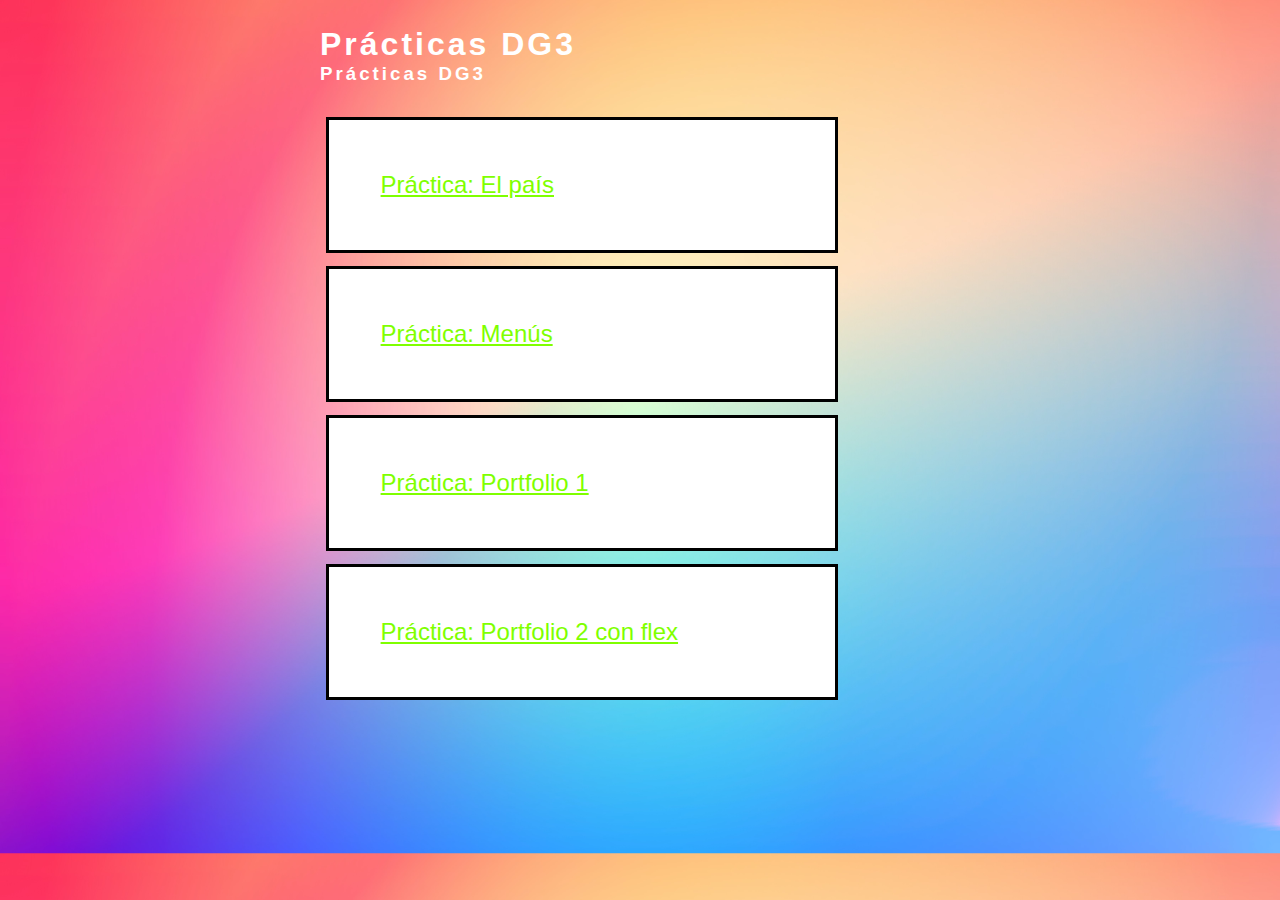
<file: index.html>
<!DOCTYPE html>
<html lang="en">
<head>
    <meta charset="UTF-8">
    <meta name="viewport" content="width=device-width, initial-scale=1.0">
    <link rel="stylesheet" href="estilos.css">
    <title>Índice</title>
</head>
<body>
    <header>
        <h1>Prácticas DG3</h1>
        <h3>Prácticas DG3</h3>
    </header>
    <section>
        <ul id="trabajos">
        <li><a href="Elpais/index_sin clases.html" target="_blank">Práctica: El país</a></li>
        <li><a href="Menus/index.html" target="_blank">Práctica: Menús</a></li>
        <li><a href="Portfolio1/index.html" target="_blank">Práctica: Portfolio 1</a></li>
        <li><a href="Portfolio2-flex/index.html" target="_blank">Práctica: Portfolio 2 con flex</a></li>
        </ul>
    </section>
</body>
</html>
</file>
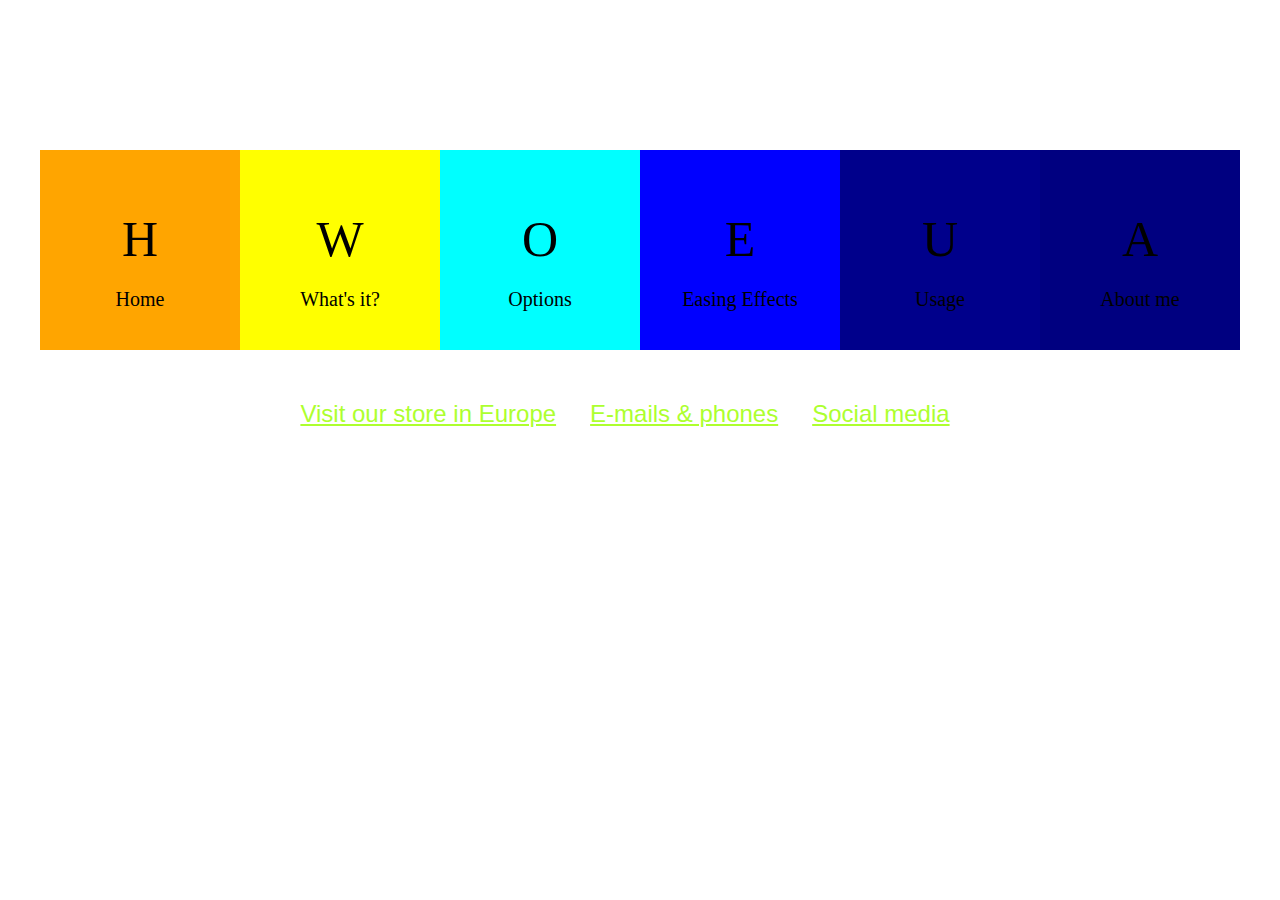
<file: Menus/index.html>
<!DOCTYPE html>
<html lang="en">
<head>
    <meta charset="UTF-8">
    <meta name="viewport" content="width=device-width, initial-scale=1.0">
    <title>Menus</title>
    <link rel="stylesheet" href="estilos.css">
</head>
<body>
    <div class="contenedor">
        <div class="c naranja">
            <div class="icono"><p>H</p></div>
            <div class="texto"><p>Home</p></div>
        </div>
        <div class="c amarillo">
            <div class="icono"><p>W</p></div>
            <div class="texto"><p>What's it?</p></div>
        </div>
        <div class="c azul1">
            <div class="icono"><p>O</p></div>
            <div class="texto"><p>Options</p></div>
        </div>
        <div class="c azul2">
            <div class="icono"><p>E</p></div>
            <div class="texto"><p>Easing Effects</p></div>
        </div>
        <div class="c azul3">
            <div class="icono"><p>U</p></div>
            <div class="texto"><p>Usage</p></div>
        </div>
        <div class="c azul4">
            <div class="icono"><p>A</p></div>
            <div class="texto"><p>About me</p></div>
        </div>
    </div>
    <div class="contenedor2">
    <a href="#">Visit our store in Europe</a>
    <a href="#">E-mails & phones</a>
    <a href="#">Social media</a>
</div>
</body>
</html>
</file>
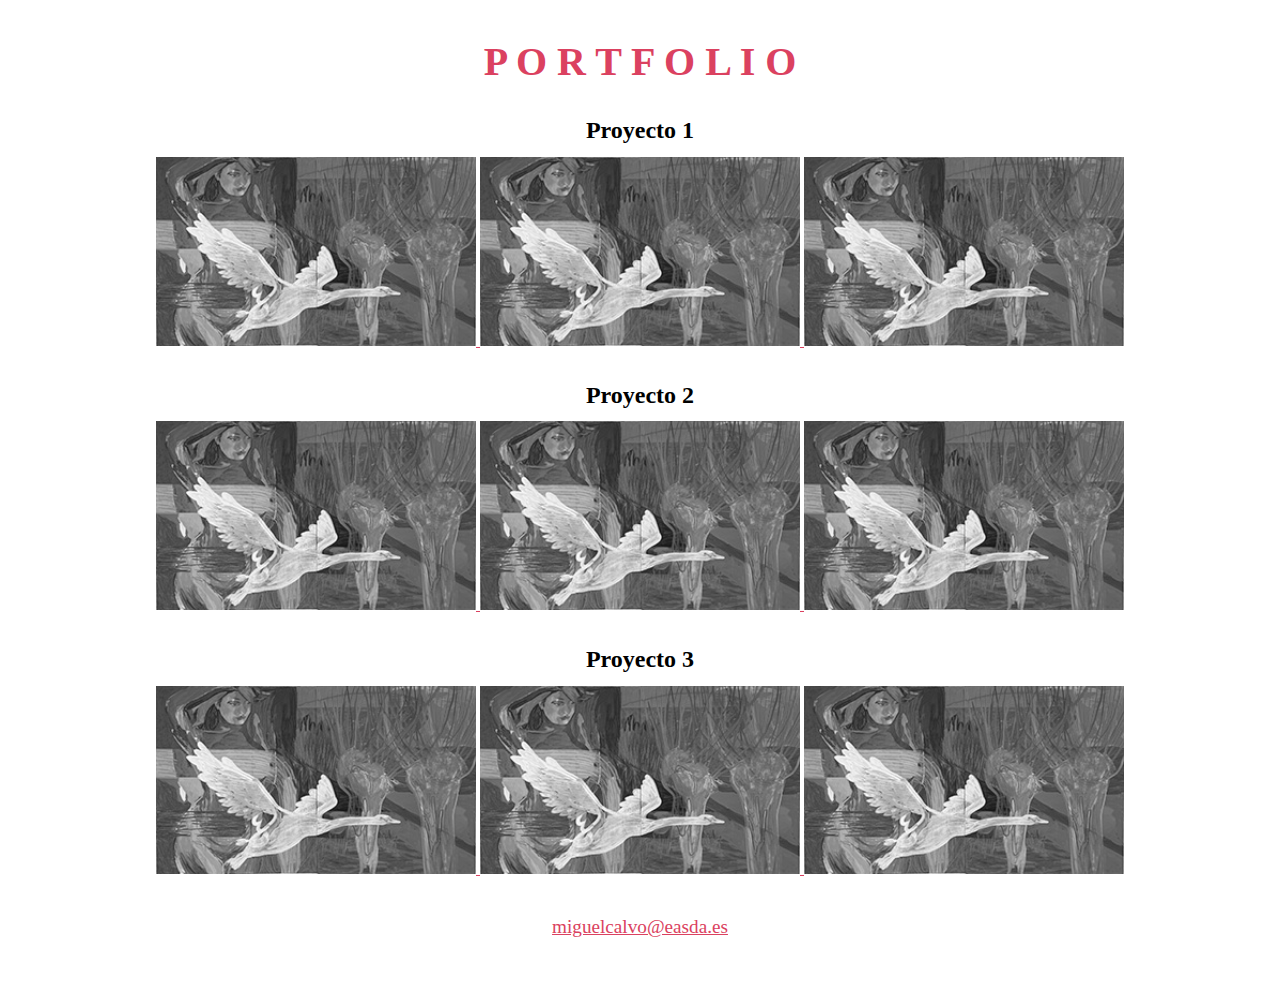
<file: Portfolio1/index.html>
<!DOCTYPE html>
<html>

<head>
    <meta charset="utf-8">
    <title>Galería</title>
    <link rel="stylesheet" href="main.css">
</head>

<body>
    <header>
        <h1>P O R T F O L I O</h1>
    </header>
    <section>
        <h2>Proyecto 1</h2>
        <a href="imagenes/imagen.jpeg" target="_blank">
            <img alt="Imagen 1" src="imagenes/imagen-peq.jpg">
        </a>
        <a href="imagenes/imagen.jpeg" target="_blank">
            <img alt="Imagen 1" src="imagenes/imagen-peq.jpg">
        </a>
        <a href="imagenes/imagen.jpeg" target="_blank">
            <img alt="Imagen 1" src="imagenes/imagen-peq.jpg">
        </a>
    </section>
<section>
    <h2>Proyecto 2</h2>
    <a href="imagenes/imagen.jpeg" target="_blank">
        <img alt="Imagen 1" src="imagenes/imagen-peq.jpg">
    </a>
    <a href="imagenes/imagen.jpeg" target="_blank">
        <img alt="Imagen 1" src="imagenes/imagen-peq.jpg">
    </a>
    <a href="imagenes/imagen.jpeg" target="_blank">
        <img alt="Imagen 1" src="imagenes/imagen-peq.jpg">
    </a>
</section>
<section>
    <h2>Proyecto 3</h2>
    <a href="imagenes/imagen.jpeg" target="_blank">
        <img alt="Imagen 1" src="imagenes/imagen-peq.jpg">
    </a>
    <a href="imagenes/imagen.jpeg" target="_blank">
        <img alt="Imagen 1" src="imagenes/imagen-peq.jpg">
    </a>
    <a href="imagenes/imagen.jpeg" target="_blank">
        <img alt="Imagen 1" src="imagenes/imagen-peq.jpg">
    </a>
</section>

<footer>
    <a href="#">miguelcalvo@easda.es</a>
</footer>

</body>

</html>
</file>
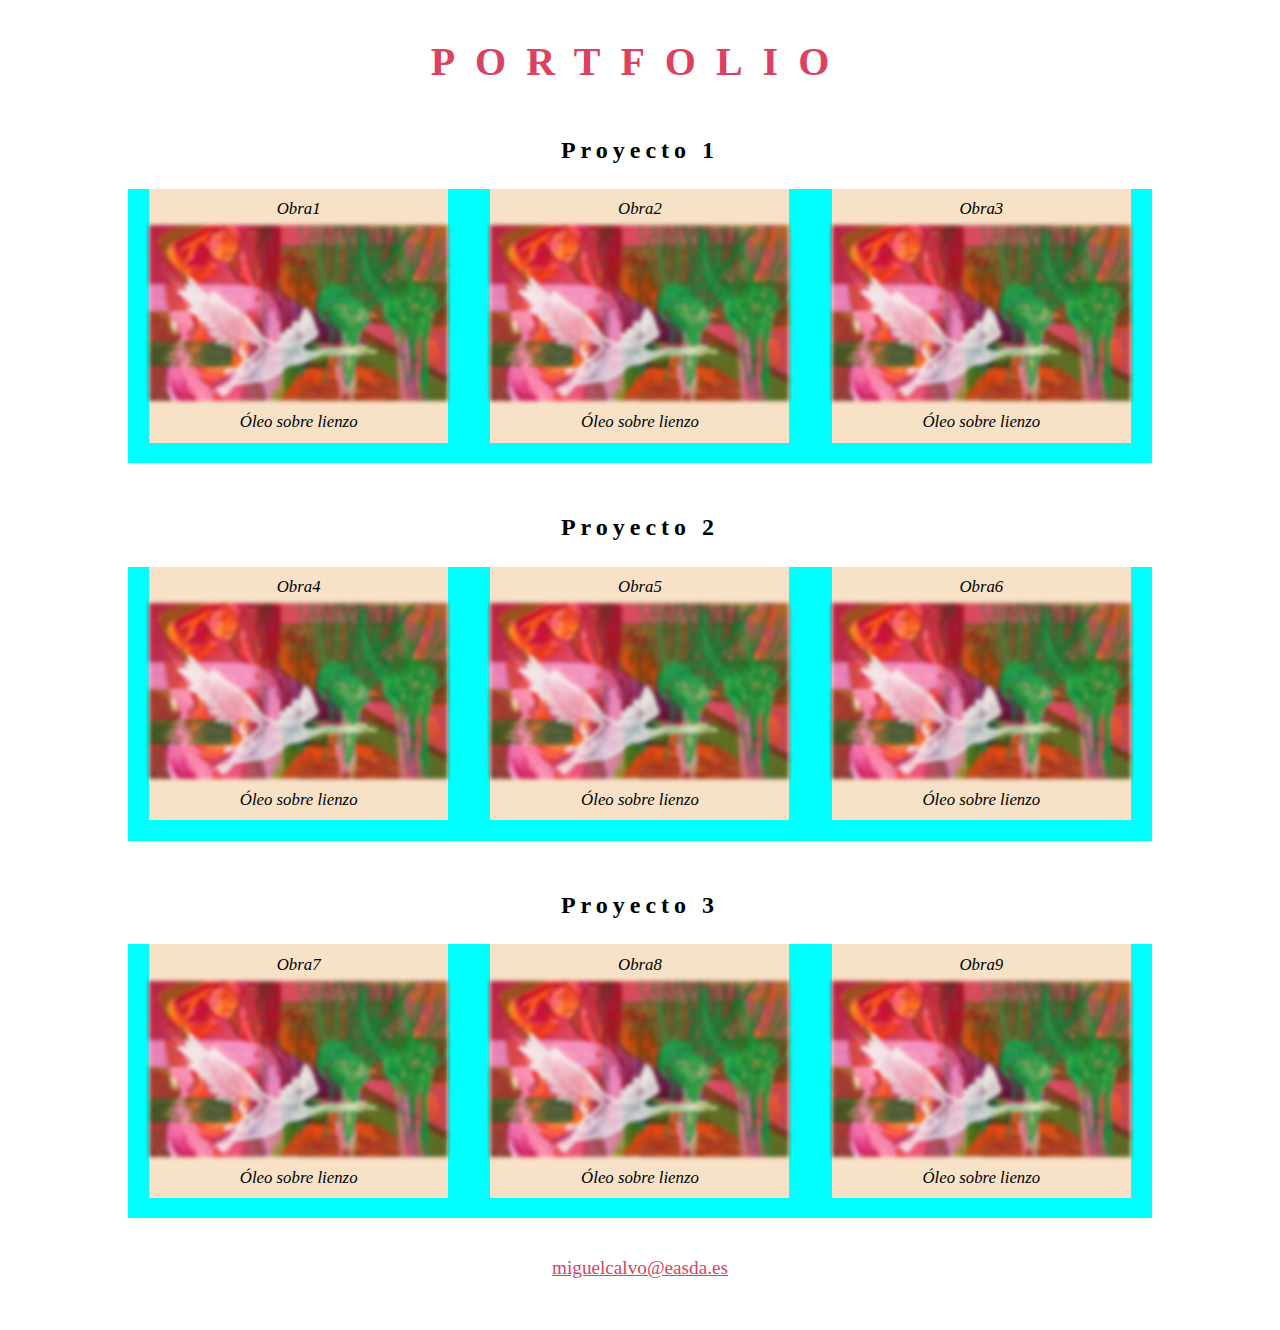
<file: Portfolio2-flex/index.html>
<!DOCTYPE html>
<html>

<head>
    <meta charset="utf-8">
    <title>Galería</title>
    <link rel="stylesheet" href="main.css">
</head>

<body>
    <header>
        <h1>PORTFOLIO</h1>
    </header>
    <h2>Proyecto 1</h2>
    <section>
    <div class="caja">
        <p>Obra1</p>
        <a href="imagenes/imagen.jpeg" target="_blank">
            <img alt="Imagen 1" src="imagenes/imagen-peq.jpg">
        </a>
        <p>Óleo sobre lienzo</p>
    </div>
    <div class="caja">
            <p>Obra2</p>
        <a href="imagenes/imagen.jpeg" target="_blank">
            <img alt="Imagen 2" src="imagenes/imagen-peq.jpg">
        </a>
        <p>Óleo sobre lienzo</p>
    </div>
    <div class="caja">
            <p>Obra3</p>
        <a href="imagenes/imagen.jpeg" target="_blank">
            <img alt="Imagen 3" src="imagenes/imagen-peq.jpg">
        </a>
    <p>Óleo sobre lienzo</p>
    </div>
        
    </section>
    <h2>Proyecto 2</h2>
<section>
    <div class="caja">
        <p>Obra4</p>
    <a href="imagenes/imagen.jpeg" target="_blank">
        <img alt="Imagen 4" src="imagenes/imagen-peq.jpg">
    </a>
        <p>Óleo sobre lienzo</p>
    </div>
    <div class="caja">
        <p>Obra5</p>
    <a href="imagenes/imagen.jpeg" target="_blank">
        <img alt="Imagen 5" src="imagenes/imagen-peq.jpg">
    </a>
    <p>Óleo sobre lienzo</p>
</div>
<div class="caja">
    <p>Obra6</p>
    <a href="imagenes/imagen.jpeg" target="_blank">
        <img alt="Imagen 6" src="imagenes/imagen-peq.jpg">
    </a>
</a>
<p>Óleo sobre lienzo</p>
</div>
</section>
<h2>Proyecto 3</h2>
<section>
<div class="caja">
    <p>Obra7</p>
    <a href="imagenes/imagen.jpeg" target="_blank">
        <img alt="Imagen 7" src="imagenes/imagen-peq.jpg">
    </a>
    <p>Óleo sobre lienzo</p>
</div>
<div class="caja">
    <p>Obra8</p>
    <a href="imagenes/imagen.jpeg" target="_blank">
        <img alt="Imagen 8" src="imagenes/imagen-peq.jpg">
    </a>
    <p>Óleo sobre lienzo</p>
</div>
<div class="caja">
    <p>Obra9</p>
    <a href="imagenes/imagen.jpeg" target="_blank">
        <img alt="Imagen 9" src="imagenes/imagen-peq.jpg">
    </a>
    <p>Óleo sobre lienzo</p>
</div>
</section>

<footer>
    <a href="#">miguelcalvo@easda.es</a>
</footer>

</body>

</html>
</file>
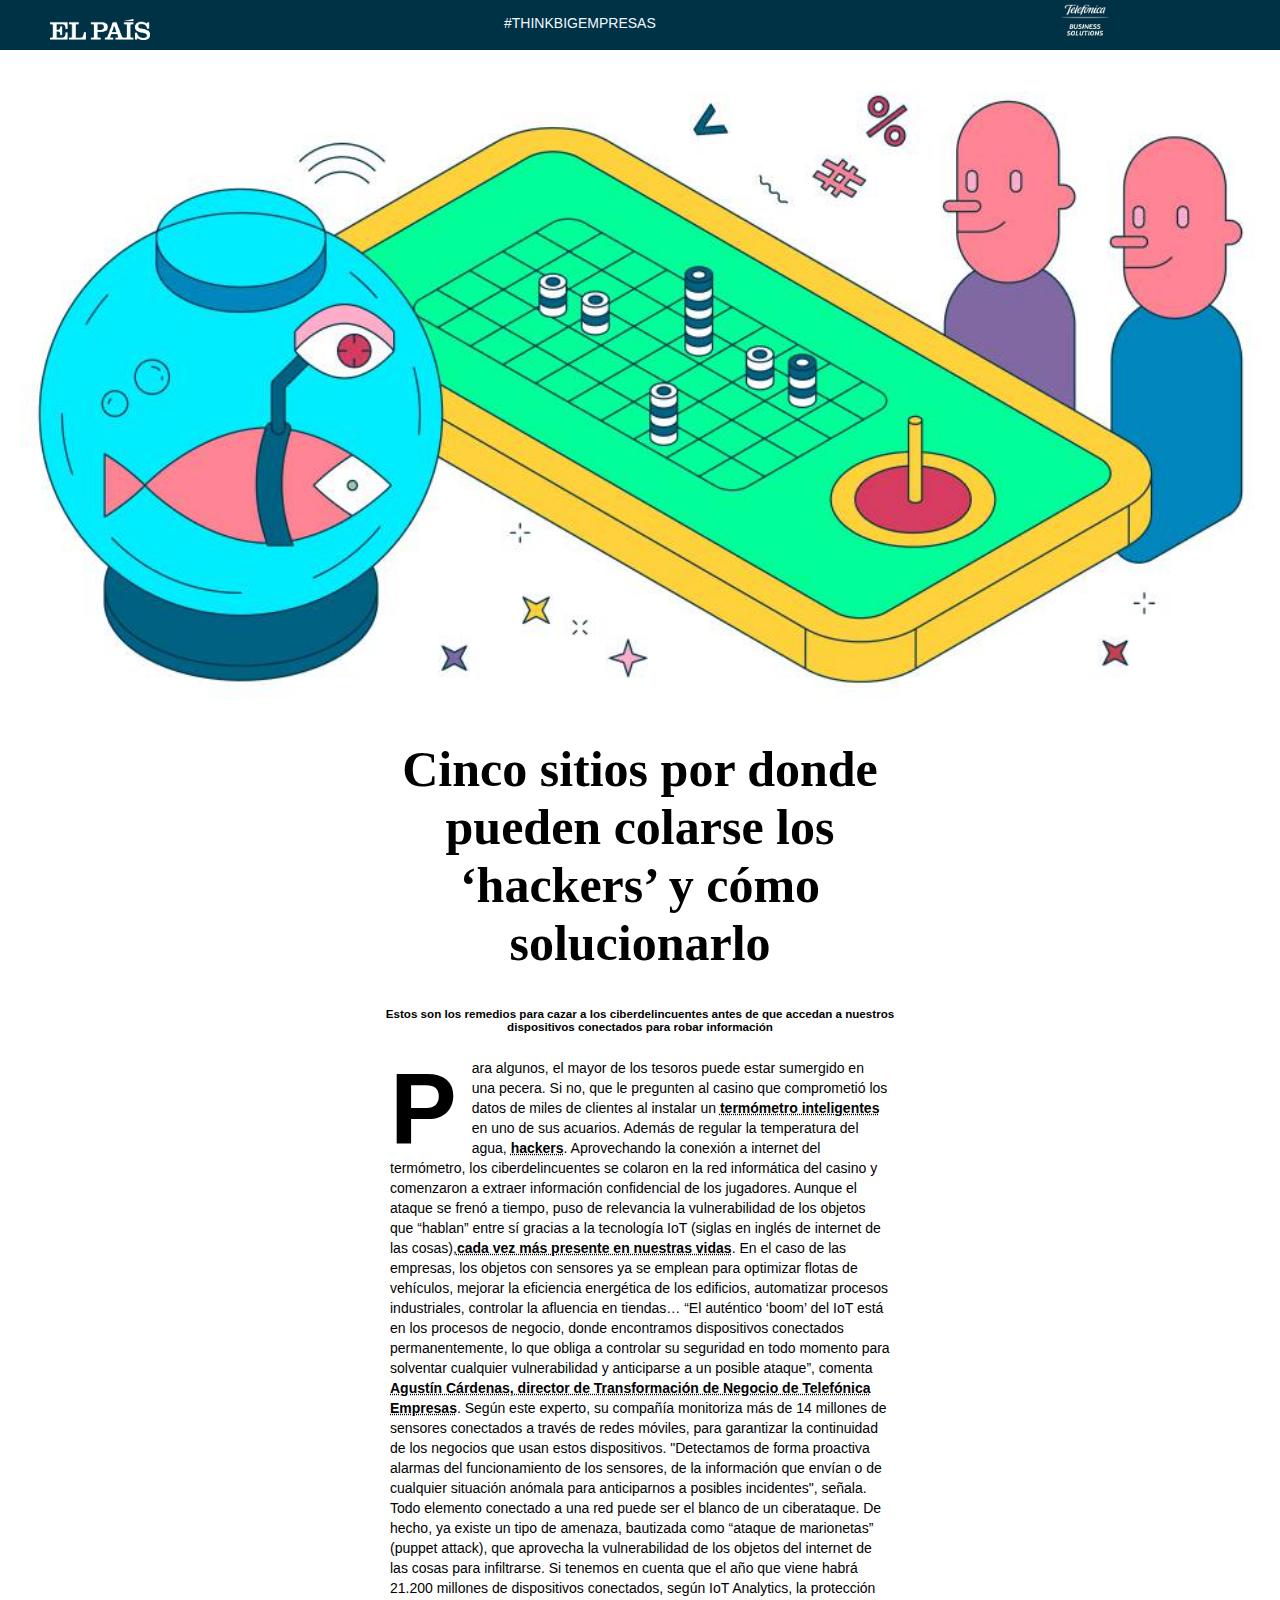
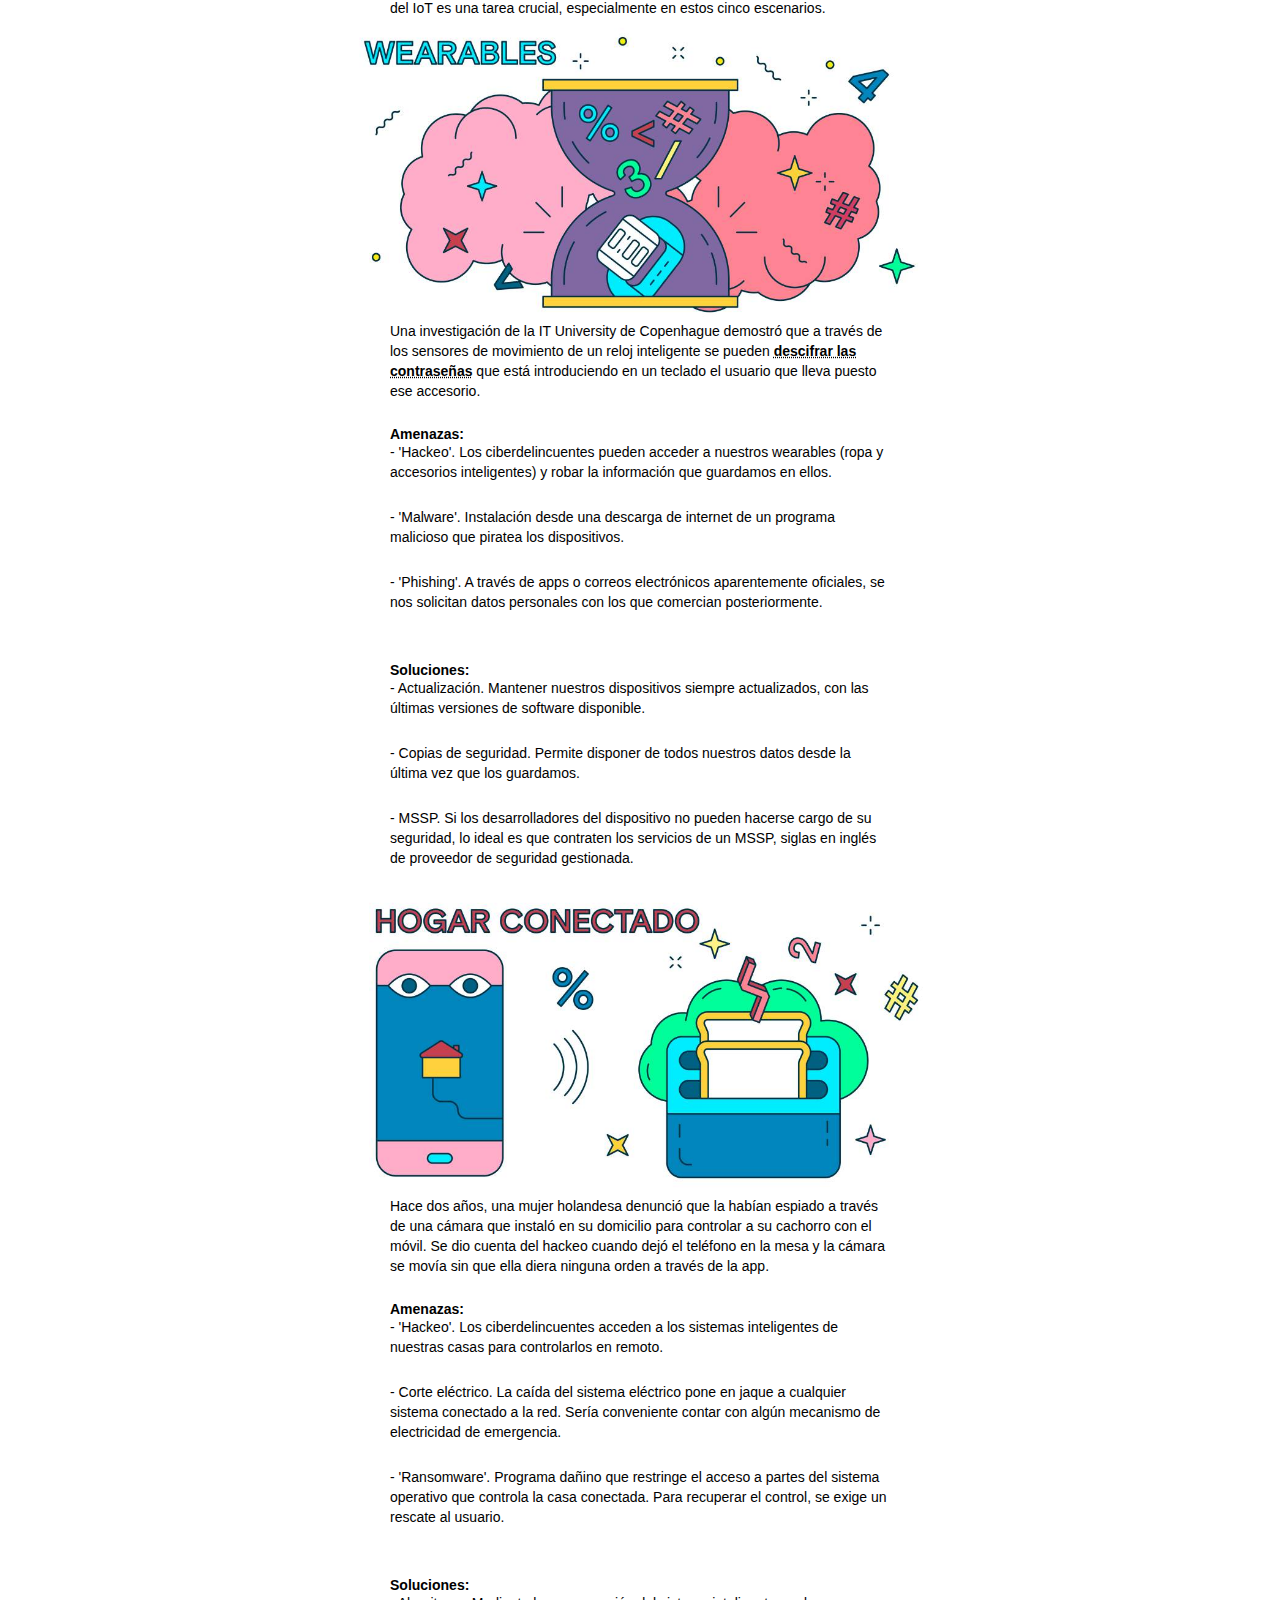
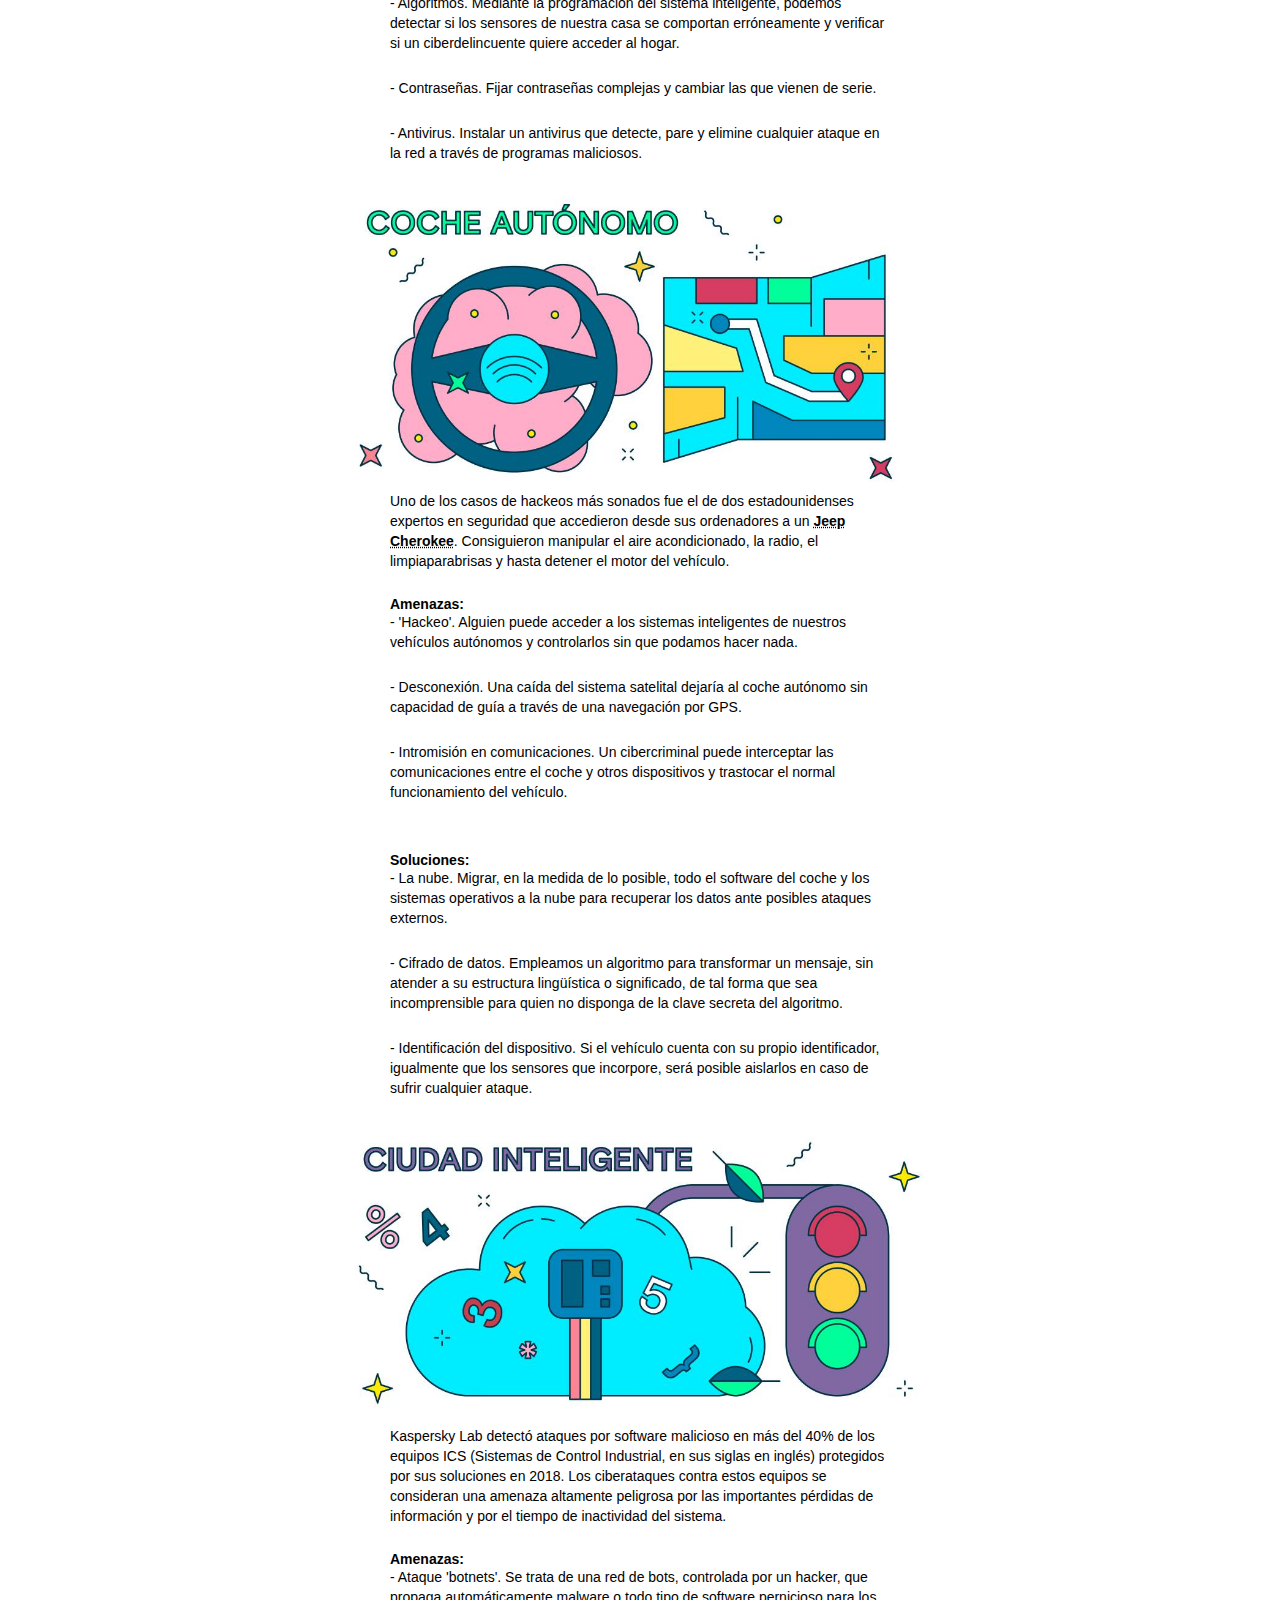
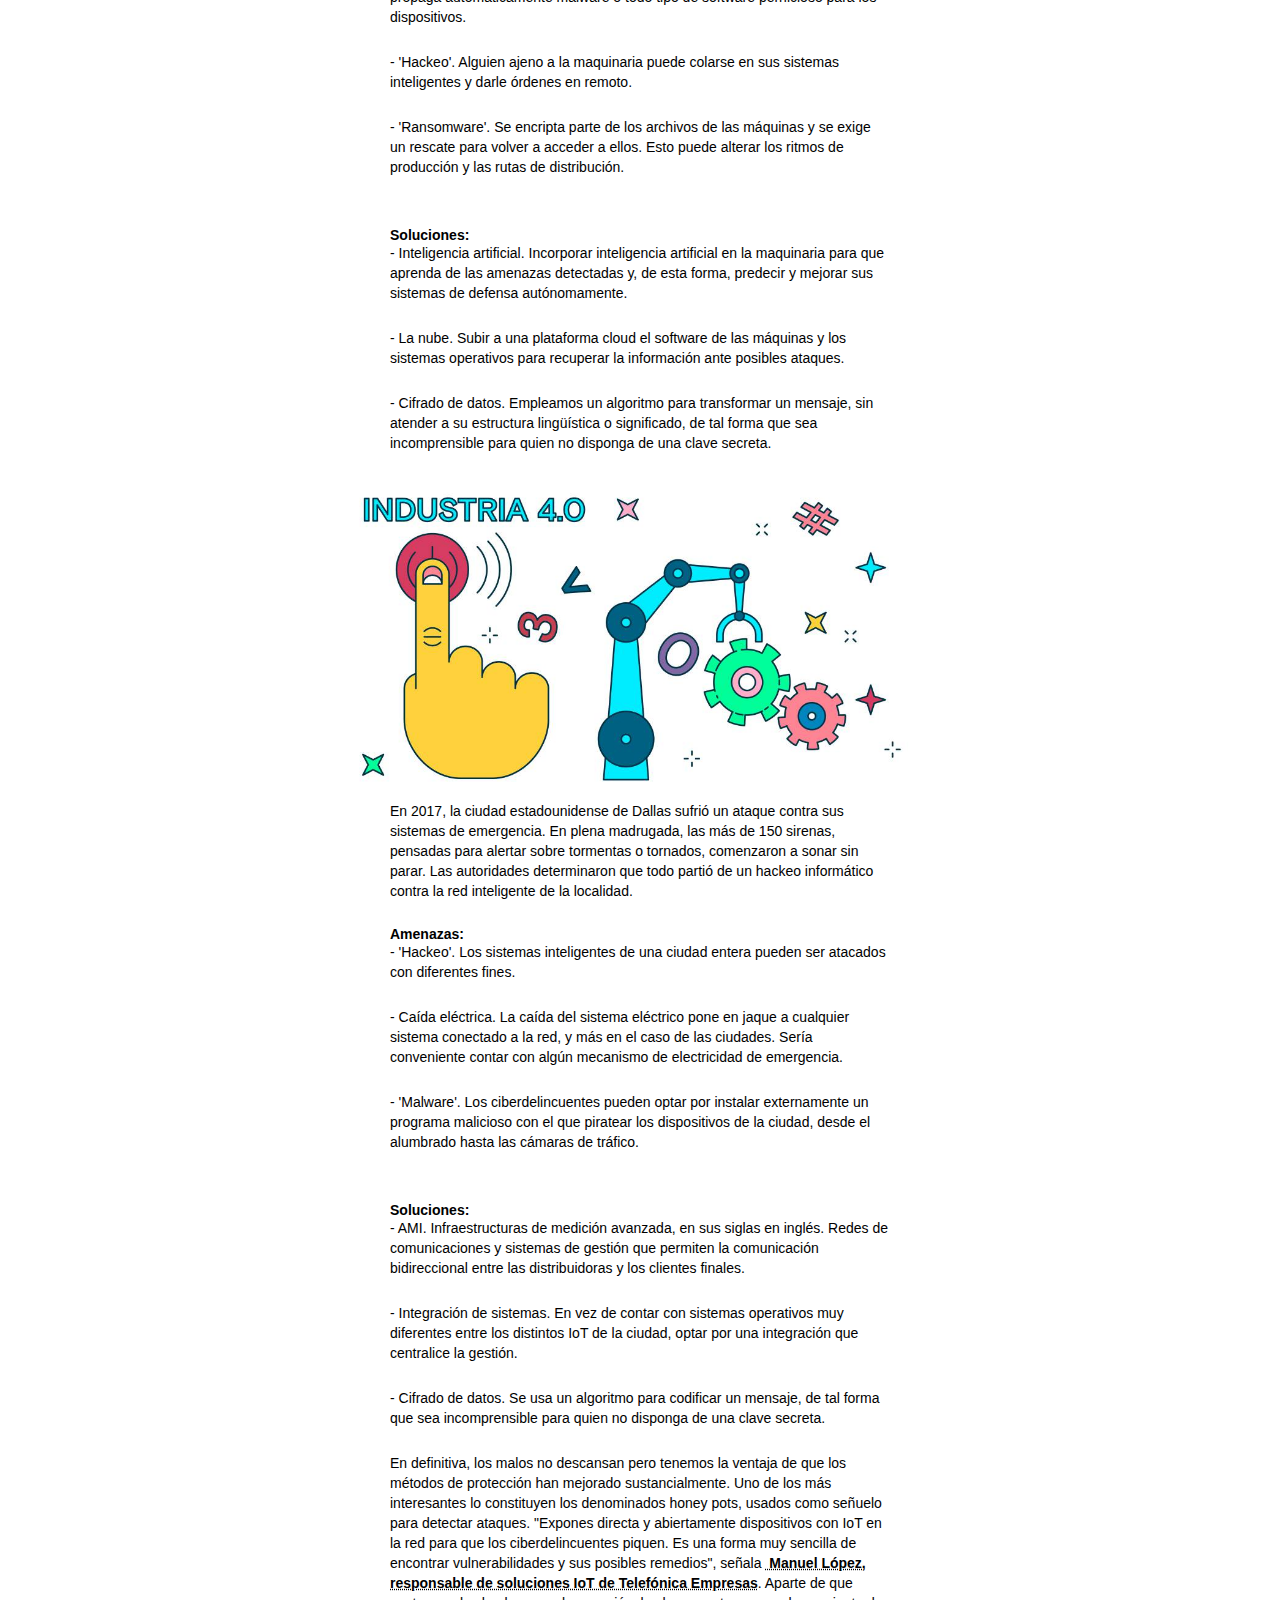
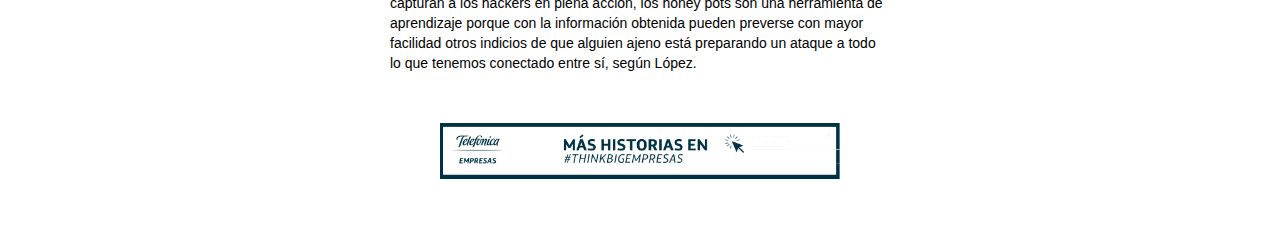
<file: Elpais/index_sin clases.html>
<!DOCTYPE html>
<html>

<head>
    <meta charset="utf-8">
    <title>Web el Pais</title>
    <link rel="stylesheet" href="estilos_completos.css">

</head>

<body>
    <header>
        <ul>
                <li id="izq">
                   <img src="img/logo-pais-big.png" width="100" alt="Logo El Pais">
                </li>
                <li id="centro">#THINKBIGEMPRESAS</li>
                <li id="derech">
                  <img src="img/telefonica.jpg" alt="Telefonica">
                </li>

            </ul>
    </header>
    <img src="img/1569332790_257144_1569592970_noticia_normal.jpg" alt="Imagen Pecera y jugadores de casino">
    <article>

        <h1>Cinco sitios por donde pueden colarse los ‘hackers’ y cómo solucionarlo</h1>

        <h5>Estos son los remedios para cazar a los ciberdelincuentes antes de que accedan a nuestros dispositivos
            conectados para robar información</h5>

        <!--<img id="letraP" src="img/LetraP.png" alt="P" height="200px">-->

        <p class="PrimeraLetra">Para algunos, el mayor de los tesoros puede estar sumergido en una pecera. Si no, que le
            pregunten al casino que comprometió los datos de miles de clientes al instalar un <span
                class="Importante">termómetro inteligentes</span> en uno de sus acuarios. Además de regular la
            temperatura del agua, <span class="Importante">hackers</span>. Aprovechando la conexión a internet del
            termómetro, los
            ciberdelincuentes se colaron en la red informática del casino y comenzaron a extraer información
            confidencial de los jugadores. Aunque el ataque se frenó a tiempo, puso de relevancia la vulnerabilidad
            de los objetos que “hablan” entre sí gracias a la tecnología IoT (siglas en inglés de internet de las
            cosas),<span class="Importante">cada vez más presente en nuestras vidas</span>. En el caso de las
            empresas, los objetos con sensores ya se emplean para optimizar flotas de vehículos, mejorar la
            eficiencia energética de los edificios, automatizar procesos industriales, controlar la afluencia en
            tiendas… “El auténtico ‘boom’ del IoT está en los procesos de negocio, donde encontramos dispositivos
            conectados permanentemente, lo que obliga a controlar su seguridad en todo momento para solventar
            cualquier vulnerabilidad y anticiparse a un posible ataque”, comenta <span class="Importante">Agustín
                Cárdenas, director de Transformación de Negocio de Telefónica Empresas</span>. Según este experto,
            su compañía monitoriza más de 14 millones de sensores conectados a través de redes móviles, para
            garantizar la continuidad de los negocios que usan estos dispositivos. "Detectamos de forma proactiva
            alarmas del funcionamiento de los sensores, de la información que envían o de cualquier situación
            anómala para anticiparnos a posibles incidentes", señala.
        </p>
        <p>Todo elemento conectado a una red puede ser el blanco de un ciberataque. De hecho, ya existe un tipo de
            amenaza, bautizada como “ataque de marionetas” (puppet attack), que aprovecha la vulnerabilidad de los
            objetos del internet de las cosas para infiltrarse. Si tenemos en cuenta que el año que viene habrá
            21.200 millones de dispositivos conectados, según IoT Analytics, la protección del IoT es una tarea
            crucial, especialmente en estos cinco escenarios.
        </p>

        <img src="img/1569332790_257144_1569593177_sumario_normal.jpg" alt="wearables" width="100%">
        <p >Una investigación de la IT University de Copenhague demostró que a través de los sensores de movimiento
            de un reloj inteligente se pueden <span class="Importante">descifrar las contraseñas</span> que está
            introduciendo en un teclado el usuario que lleva puesto ese accesorio.</p>

        <h4>Amenazas:</h4>
        <ul>
            <li> - 'Hackeo'. Los ciberdelincuentes pueden acceder a nuestros wearables (ropa y accesorios inteligentes)
                y
                robar la información que guardamos en ellos.</li>
            <li> - 'Malware'. Instalación desde una descarga de internet de un programa malicioso que piratea los
                dispositivos.</li>
            <li> - 'Phishing'. A través de apps o correos electrónicos aparentemente oficiales, se nos solicitan datos
                personales con los que comercian posteriormente.</li>
        </ul>
        <h4>Soluciones:</h4>
        <ul>
            <li> - Actualización. Mantener nuestros dispositivos siempre actualizados, con las últimas versiones de
                software disponible.</li>
            <li>- Copias de seguridad. Permite disponer de todos nuestros datos desde la última vez que los guardamos.
            </li>
            <li>- MSSP. Si los desarrolladores del dispositivo no pueden hacerse cargo de su seguridad, lo ideal es que
                contraten los servicios de un MSSP, siglas en inglés de proveedor de seguridad gestionada.</li>
        </ul>
        <img src="img/1569332790_257144_1569593282_sumario_normal.jpg" alt="Hogar conectado" width="100%">

        <p>Hace dos años, una mujer holandesa denunció que la habían espiado a través de una cámara que instaló en
            su domicilio para controlar a su cachorro con el móvil. Se dio cuenta del hackeo cuando dejó el teléfono
            en la mesa y <spam class="subrayado">la cámara se movía</spam> sin que ella diera ninguna orden a través
            de la app.</p>
        <h4> Amenazas:</h4>
        <ul>
            <li>- 'Hackeo'. Los ciberdelincuentes acceden a los sistemas inteligentes de nuestras casas para
                controlarlos
                en remoto.</li>
            <li> - Corte eléctrico. La caída del sistema eléctrico pone en jaque a cualquier sistema conectado a la red.
                Sería conveniente contar con algún mecanismo de electricidad de emergencia.</li>
            <li> - 'Ransomware'. Programa dañino que restringe el acceso a partes del sistema operativo que controla la
                casa conectada. Para recuperar el control, se exige un rescate al usuario.</li>
        </ul>
        <h4> Soluciones:</h4>
        <ul>
            <li> - Algoritmos. Mediante la programación del sistema inteligente, podemos detectar si los sensores de
                nuestra casa se comportan erróneamente y verificar si un ciberdelincuente quiere acceder al hogar.</li>
            <li> - Contraseñas. Fijar contraseñas complejas y cambiar las que vienen de serie.</li>
            <li> - Antivirus. Instalar un antivirus que detecte, pare y elimine cualquier ataque en la red a través de
                programas maliciosos.</li>
        </ul>


        <img src="img/1569332790_257144_1569593370_sumario_normal.jpg" alt="">

        <p>Uno de los casos de hackeos más sonados fue el de dos estadounidenses expertos en seguridad que
            accedieron desde sus ordenadores a un <span class="Importante">Jeep Cherokee</span>. Consiguieron manipular
            el aire acondicionado, la
            radio, el limpiaparabrisas y hasta detener el motor del vehículo.</p>

        <h4> Amenazas:</h4>
        <ul>
            <li> - 'Hackeo'. Alguien puede acceder a los sistemas inteligentes de nuestros vehículos autónomos y
                controlarlos sin que podamos hacer nada.</li>
            <li> - Desconexión. Una caída del sistema satelital dejaría al coche autónomo sin capacidad de guía a través
                de una navegación por GPS.</li>
            <li> - Intromisión en comunicaciones. Un cibercriminal puede interceptar las comunicaciones entre el coche y
                otros dispositivos y trastocar el normal funcionamiento del vehículo.</li>
        </ul>
        <h4> Soluciones:</h4>
        <ul>
            <li> - La nube. Migrar, en la medida de lo posible, todo el software del coche y los sistemas operativos a
                la
                nube para recuperar los datos ante posibles ataques externos.</li>
            <li> - Cifrado de datos. Empleamos un algoritmo para transformar un mensaje, sin atender a su estructura
                lingüística o significado, de tal forma que sea incomprensible para quien no disponga de la clave
                secreta del algoritmo.</li>
            <li> - Identificación del dispositivo. Si el vehículo cuenta con su propio identificador, igualmente que los
                sensores que incorpore, será posible aislarlos en caso de sufrir cualquier ataque.</li>
        </ul>

        <img src="img/1569332790_257144_1569593436_sumario_normal.jpg" alt="Ciudad inteligente" width="100%">

        <p>Kaspersky Lab detectó ataques por software malicioso en más del 40% de los equipos ICS (Sistemas de
            Control Industrial, en sus siglas en inglés) protegidos por sus soluciones en 2018. Los ciberataques
            contra estos equipos se consideran una amenaza altamente peligrosa por las importantes pérdidas de
            información y por el tiempo de inactividad del sistema.</p>
        <h4> Amenazas:</h4>
        <ul>
            <li> - Ataque 'botnets'. Se trata de una red de bots, controlada por un hacker, que propaga
                automáticamente malware o todo tipo de software pernicioso para los dispositivos.</li>
            <li> - 'Hackeo'. Alguien ajeno a la maquinaria puede colarse en sus sistemas inteligentes y darle órdenes en
                remoto.</li>
            <li> - 'Ransomware'. Se encripta parte de los archivos de las máquinas y se exige un rescate para volver a
                acceder a ellos. Esto puede alterar los ritmos de producción y las rutas de distribución.</li>
        </ul>
        <h4> Soluciones:</h4>
        <ul>
            <li> - Inteligencia artificial. Incorporar inteligencia artificial en la maquinaria para que aprenda de las
                amenazas detectadas y, de esta forma, predecir y mejorar sus sistemas de defensa autónomamente.</li>
            <li> - La nube. Subir a una plataforma cloud el software de las máquinas y los sistemas operativos para
                recuperar la información ante posibles ataques.</li>
            <li> - Cifrado de datos. Empleamos un algoritmo para transformar un mensaje, sin atender a su estructura
                lingüística o significado, de tal forma que sea incomprensible para quien no disponga de una clave
                secreta.
            </li>
        </ul>
        <img src="img/1569332790_257144_1569593488_sumario_normal.jpg" alt="Industria" width="100%">

        <p>En 2017, la ciudad estadounidense de Dallas sufrió un ataque contra sus sistemas de emergencia. En plena
            madrugada, las más de 150 sirenas, pensadas para alertar sobre tormentas o tornados, comenzaron a sonar
            sin parar. Las autoridades determinaron que todo partió de un hackeo informático contra la red
            inteligente de la localidad.</p>
        <h4> Amenazas:</h4>
        <ul>
            <li> - 'Hackeo'. Los sistemas inteligentes de una ciudad entera pueden ser atacados con diferentes fines.
            </li>
            <li> - Caída eléctrica. La caída del sistema eléctrico pone en jaque a cualquier sistema conectado a la red,
                y más en el caso de las ciudades. Sería conveniente contar con algún mecanismo de electricidad de
                emergencia.</li>
            <li> - 'Malware'. Los ciberdelincuentes pueden optar por instalar externamente un programa malicioso con el
                que piratear los dispositivos de la ciudad, desde el alumbrado hasta las cámaras de tráfico.</li>
        </ul>
        <h4> Soluciones:</h4>
        <ul>
            <li> - AMI. Infraestructuras de medición avanzada, en sus siglas en inglés. Redes de comunicaciones y
                sistemas de gestión que permiten la comunicación bidireccional entre las distribuidoras y los clientes
                finales.</li>
            <li> - Integración de sistemas. En vez de contar con sistemas operativos muy diferentes entre los distintos
                IoT de la ciudad, optar por una integración que centralice la gestión.</li>
            <li> - Cifrado de datos. Se usa un algoritmo para codificar un mensaje, de tal forma que sea incomprensible
                para quien no disponga de una clave secreta.</li>
        </ul>
        <p> En definitiva, los malos no descansan pero tenemos la ventaja de que los métodos de protección han
            mejorado sustancialmente. Uno de los más interesantes lo constituyen los denominados honey pots, usados
            como señuelo para detectar ataques. "Expones directa y abiertamente dispositivos con IoT en la red para
            que los ciberdelincuentes piquen. Es una forma muy sencilla de encontrar vulnerabilidades y sus posibles
            remedios", señala <span class="Importante"> Manuel López, responsable de soluciones IoT de Telefónica
                Empresas</span>. Aparte de que
            capturan a los hackers en plena acción, los honey pots son una herramienta de aprendizaje porque con la
            información obtenida pueden preverse con mayor facilidad otros indicios de que alguien ajeno está
            preparando un ataque a todo lo que tenemos conectado entre sí, según López.
        </p>
    </article>

    <footer>
        <img src="img/banner-thinkbig.png" alt="Banner">

    </footer>


</body>

</html>
</file>
<file: estilos.css>
*{
    margin: 0;
    padding: 0;
    box-sizing: border-box;
    font-family: Impact, Haettenschweiler, 'Arial Narrow Bold', sans-serif;
}

body{ /*Imagen de fondo*/
  background-image: url(fondo.jpg);
  background-size: cover;
}


header{
    color:white;
    display: flex;
    flex-direction: column;
    letter-spacing: 3px;
    margin: 2%;
    margin-left: 25%;

}

#trabajos{ /*Contenedor flex*/
    display: flex;
    flex-direction: column;
    flex-wrap: wrap;
    align-items: start;
    width: 50%;
    margin-left: 25%;
    font-size: 150%;
   
  }


li{ /*Elementos flex*/
    list-style: none;
    width: 80%;
    border-color: black;
    border-style: solid;
    background-color: white;
    padding: 8%;
    margin: 1%;
}


a:link{ color:chartreuse;}
</file>
<file: Menus/estilos.css>
*{ margin: 0; padding: 0; box-sizing: border-box;}

.contenedor{ width: 1200px;
            height: 200px;
            position: relative; /*Para centrar*/
            margin: auto;/*Para centrar*/
            margin-top: 150px;}

.c{ width: 200px;
    height: 200px; 
    float: left;}

.naranja{background-color: orange;}
.amarillo{background-color: yellow;}
.azul1{background-color: aqua;}
.azul2{background-color: blue;}
.azul3{background-color: darkblue}
.azul4{background-color: navy;}

.icono{text-align: center;
    margin-top: 60px;
    font-size: 50px ;}

.texto{text-align: center;
    font-size: 20px;
    padding-top: 20px;}


.contenedor2{
    text-align: center;
    margin-top: 50px;

}

a{
    margin-right: 30px;
    font-size: 24px;
    font-family: 'Gill Sans', 'Gill Sans MT', Calibri, 'Trebuchet MS', sans-serif;

}
a:link {
    color: greenyellow;
  }

a:visited {
    color: purple;
  }
a:hover {
    color: red;
  }

a:active {
    color: yellow;
  }
</file>
<file: Portfolio1/main.css>
*{ margin: 0;
    padding: 0; 
    box-sizing: border-box;
    font-family: Georgia, 'Times New Roman', Times, serif;}

header {
    margin-top: 3%;
    text-align: center;
    font-size: 20px;
    color: rgb(219, 65, 96);
}

section {
    position: relative; /*Para centrar*/
    margin: auto;/*Para centrar*/
    margin-top: 2em;
    text-align: center;
}

img {
    margin-top: 1%;
    width: 25%; 
    filter: saturate(0);
}

a:hover img {
    filter: saturate(1);
}

footer {
    text-align: center;
    margin-top: 3%;
    font-size: 120%;
    margin-bottom: 4%;
}

a:link{
    color: rgb(219, 65, 96) ;
}

a:visited{
    color: darkorange;
}
</file>
<file: Portfolio2-flex/main.css>
*{ margin: 0;
    padding: 0; 
    box-sizing: border-box;
    font-family: Georgia, 'Times New Roman', Times, serif;
     }

header {
    margin-top: 3%;
    text-align: center;
    font-size: 20px;
    color: rgb(219, 65, 96);
    letter-spacing: 20px;
}


section {
   display: flex;
   flex-direction: row;
   flex-wrap: wrap;
   justify-content:space-around;
   width: 80%;
   margin: auto;
   background-color: aqua;
}

.caja{
    background-color: rgb(248, 226, 199);
    padding-bottom: 1%;
    padding-top: 1%;
    text-align: center;
    font-size: 105%;
    font-style:oblique;
    margin-bottom: 2%;

}
h2{
    text-align: center;
    padding: 2%;
    padding-top: 4%;
    letter-spacing: 5px;

}

img {
    filter: blur(2px);
    padding-bottom: 2%;
    padding-top: 2%;
}

a:hover img {
    filter: blur(0px);
}

footer {
    text-align: center;
    margin-top: 3%;
    font-size: 120%;
    margin-bottom: 4%;
}

a:link{
    color: rgb(219, 65, 96) ;
}

a:visited{
    color: darkorange;
}
</file>
<file: Elpais/estilos_completos.css>
*{
margin: 0;
padding: 0;
box-sizing: border-box;
}

body{
font-family: Arial, Helvetica, sans-serif;
font-size: 14px;
}


header{
    height: 50px;
    background-color:rgb(0, 50, 70);
}


header ul li{
    display: inline-block;
    width: 30%;
    color: aliceblue;
 /*   background-color: blue;*/
}

img{
    width: 100%;
} 

#izq{
    text-align: left;
    
}

img{}


#izq img{
    width: 100px;
 /*   float: left;*/
}

#centro{
    text-align: center;
     line-height: 5px;
     vertical-align: middle;
 }

#derech{
    text-align: right;
}

#derech img{
    width: 50px;
}
article{

    width: 600px;
 /*   background-color: bisque;*/
    margin-right: auto;
    margin-left: auto;
}

h1{
    font-size: 50px;
    padding: 10px;
    text-align: center;
    font-family: 'Times New Roman', Times, serif;
}

h5{
    text-align: center;
    padding: 25px;
}

h4{
    font-weight: bold;
    padding-top: 25px;
    padding-left: 50px;
    padding-right: 50px;
}

p{
    padding-left: 50px;
    padding-right: 50px;
    line-height: 20px;
}

.Importante{

    font-weight: bold;
    text-decoration-line: underline;
    text-decoration-style:dotted;
}

.PrimeraLetra::first-letter {
    font-size:100px;
    font-weight: bold;
    line-height: 100px;
    float:left;
    padding-right: 15px;
  }

ul li{
  padding-bottom: 25px;
  list-style-type:none;
}

li{
   padding-left: 50px;
    padding-right: 50px;
    line-height: 20px;
}

footer{
    width: 500px;
    margin-left: auto;
    margin-right: auto;
    padding: 50px;
}
</file>
